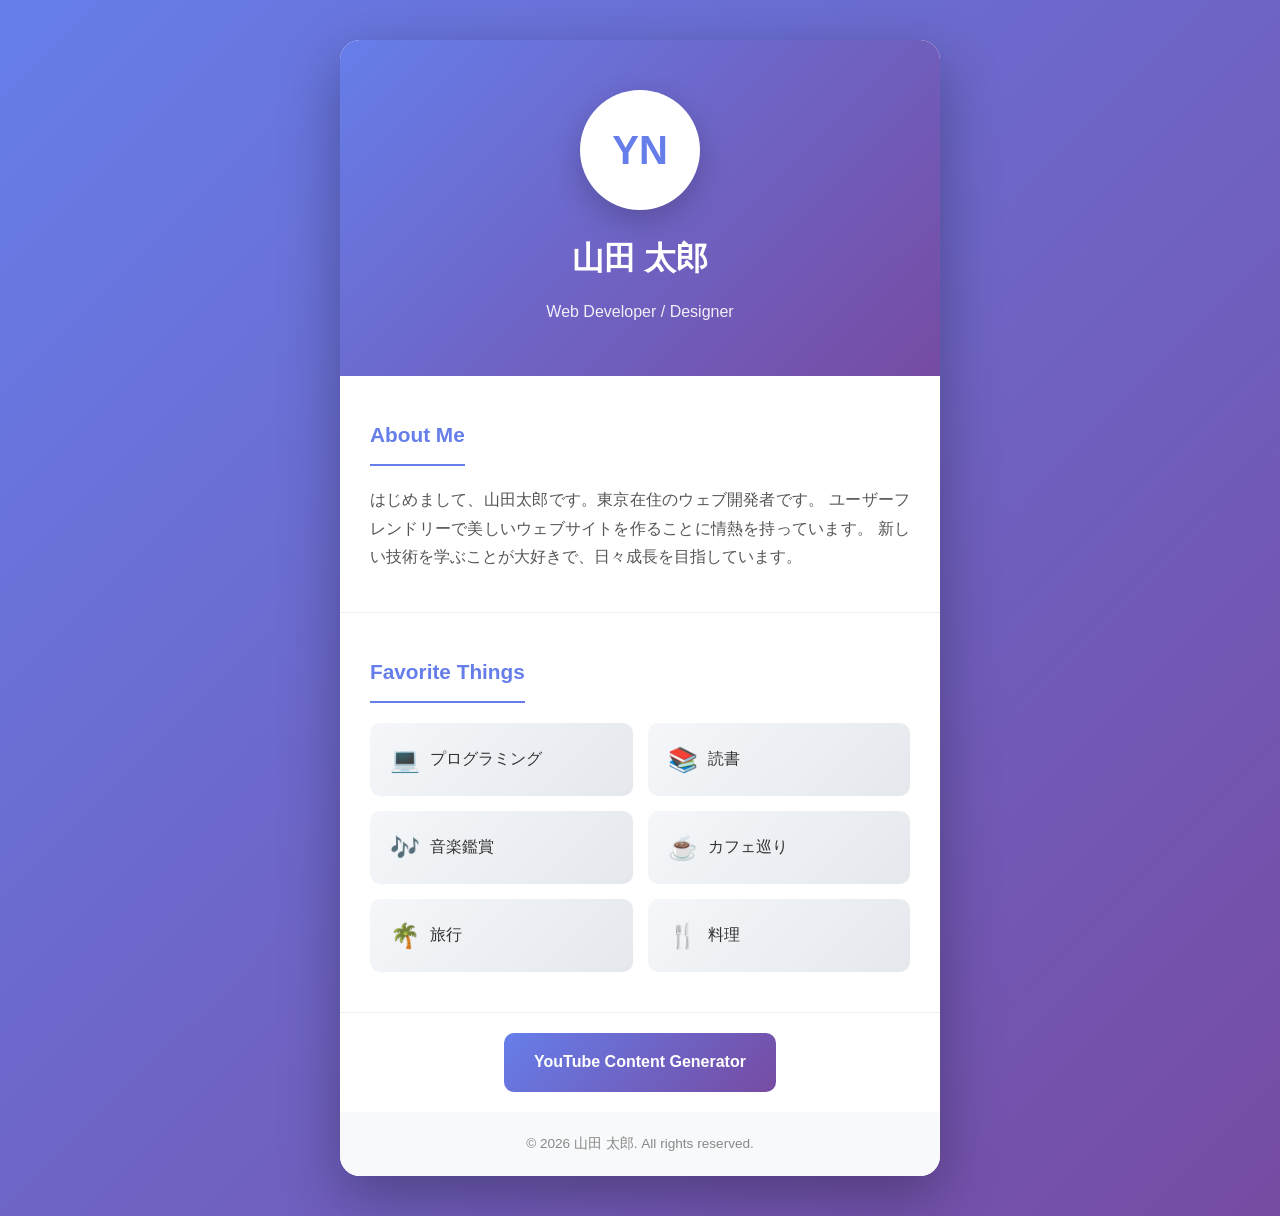
<file: index.html>
<!DOCTYPE html>
<html lang="ja">
<head>
    <meta charset="UTF-8">
    <meta name="viewport" content="width=device-width, initial-scale=1.0">
    <title>自己紹介 | My Profile</title>
    <link rel="stylesheet" href="style.css">
</head>
<body>
    <div class="container">
        <header>
            <div class="profile-image">
                <div class="avatar">YN</div>
            </div>
            <h1>山田 太郎</h1>
            <p class="subtitle">Web Developer / Designer</p>
        </header>

        <section class="about">
            <h2>About Me</h2>
            <p>
                はじめまして、山田太郎です。東京在住のウェブ開発者です。
                ユーザーフレンドリーで美しいウェブサイトを作ることに情熱を持っています。
                新しい技術を学ぶことが大好きで、日々成長を目指しています。
            </p>
        </section>

        <section class="favorites">
            <h2>Favorite Things</h2>
            <ul class="favorite-list">
                <li>
                    <span class="icon">&#128187;</span>
                    <span>プログラミング</span>
                </li>
                <li>
                    <span class="icon">&#128218;</span>
                    <span>読書</span>
                </li>
                <li>
                    <span class="icon">&#127926;</span>
                    <span>音楽鑑賞</span>
                </li>
                <li>
                    <span class="icon">&#9749;</span>
                    <span>カフェ巡り</span>
                </li>
                <li>
                    <span class="icon">&#127796;</span>
                    <span>旅行</span>
                </li>
                <li>
                    <span class="icon">&#127860;</span>
                    <span>料理</span>
                </li>
            </ul>
        </section>

        <section class="tool-link">
            <a href="tool.html" class="tool-button">YouTube Content Generator</a>
        </section>

        <footer>
            <p>&copy; 2026 山田 太郎. All rights reserved.</p>
        </footer>
    </div>
</body>
</html>
</file>
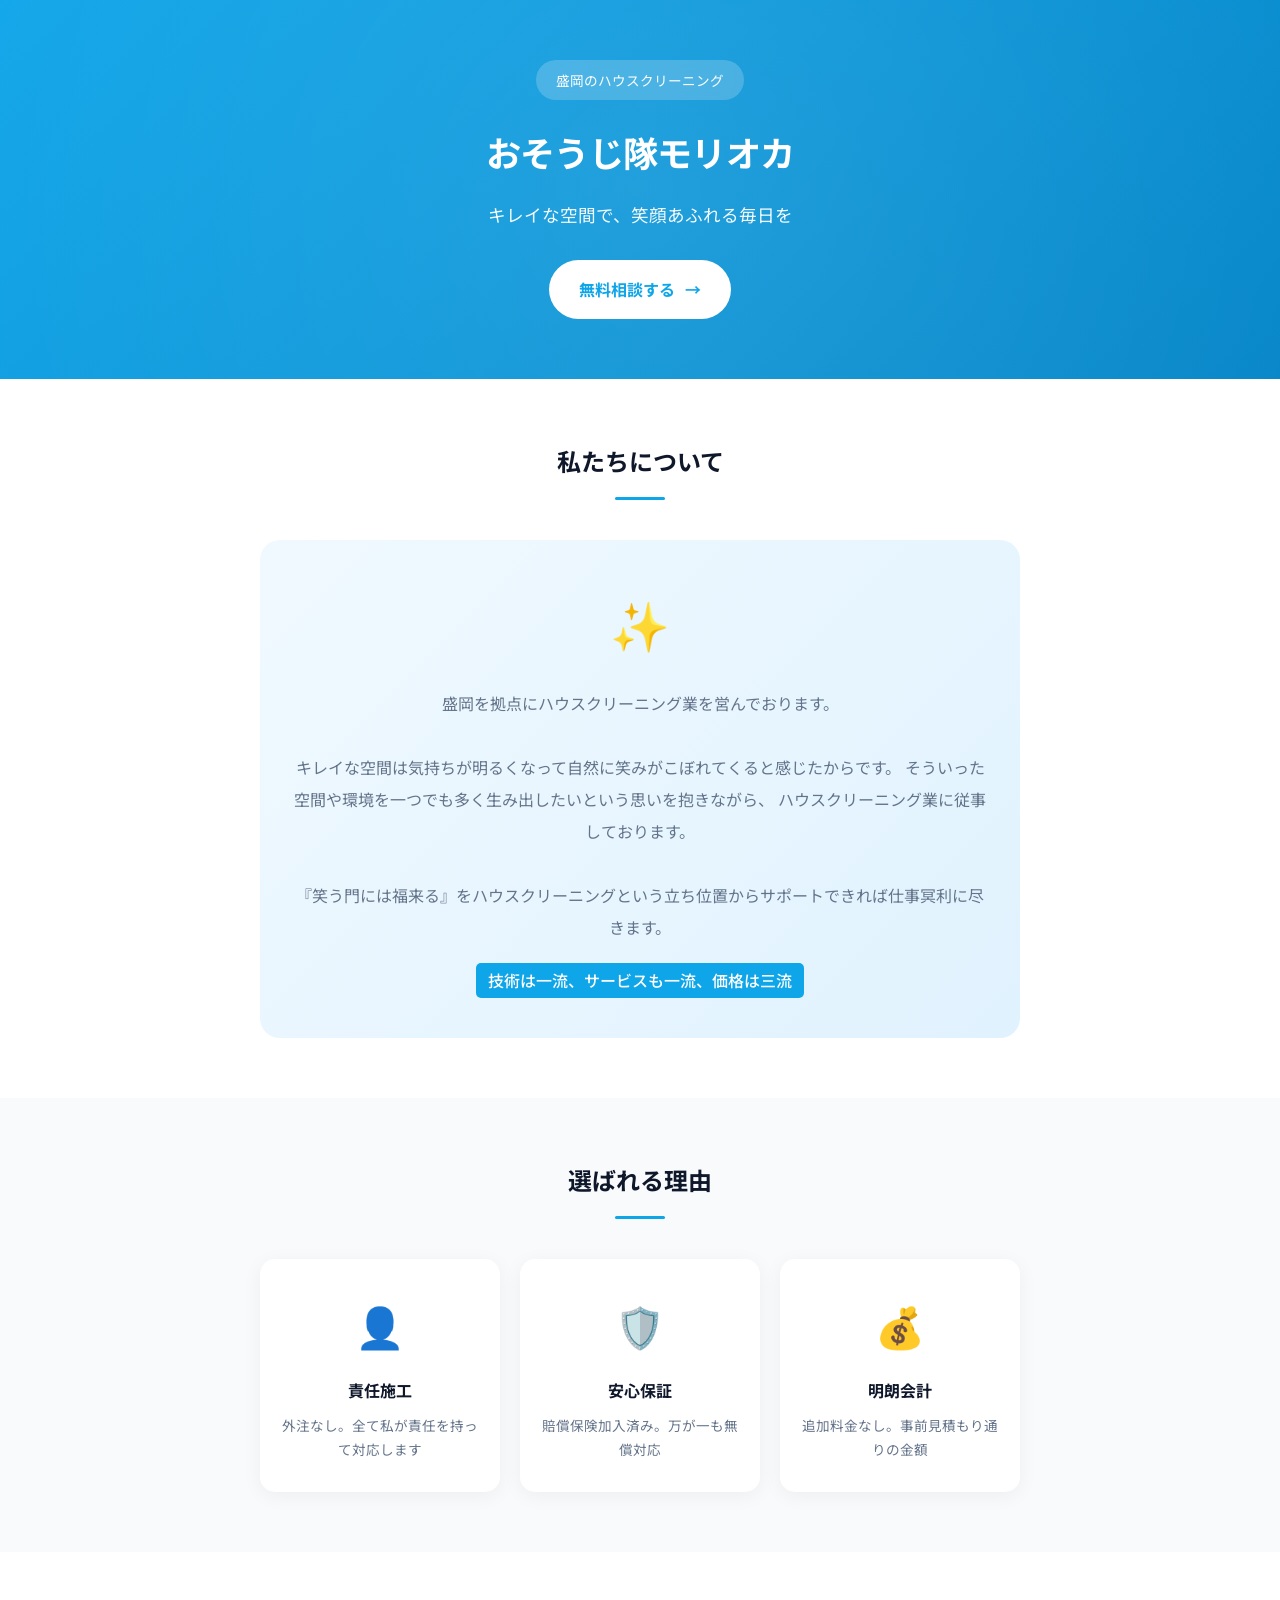
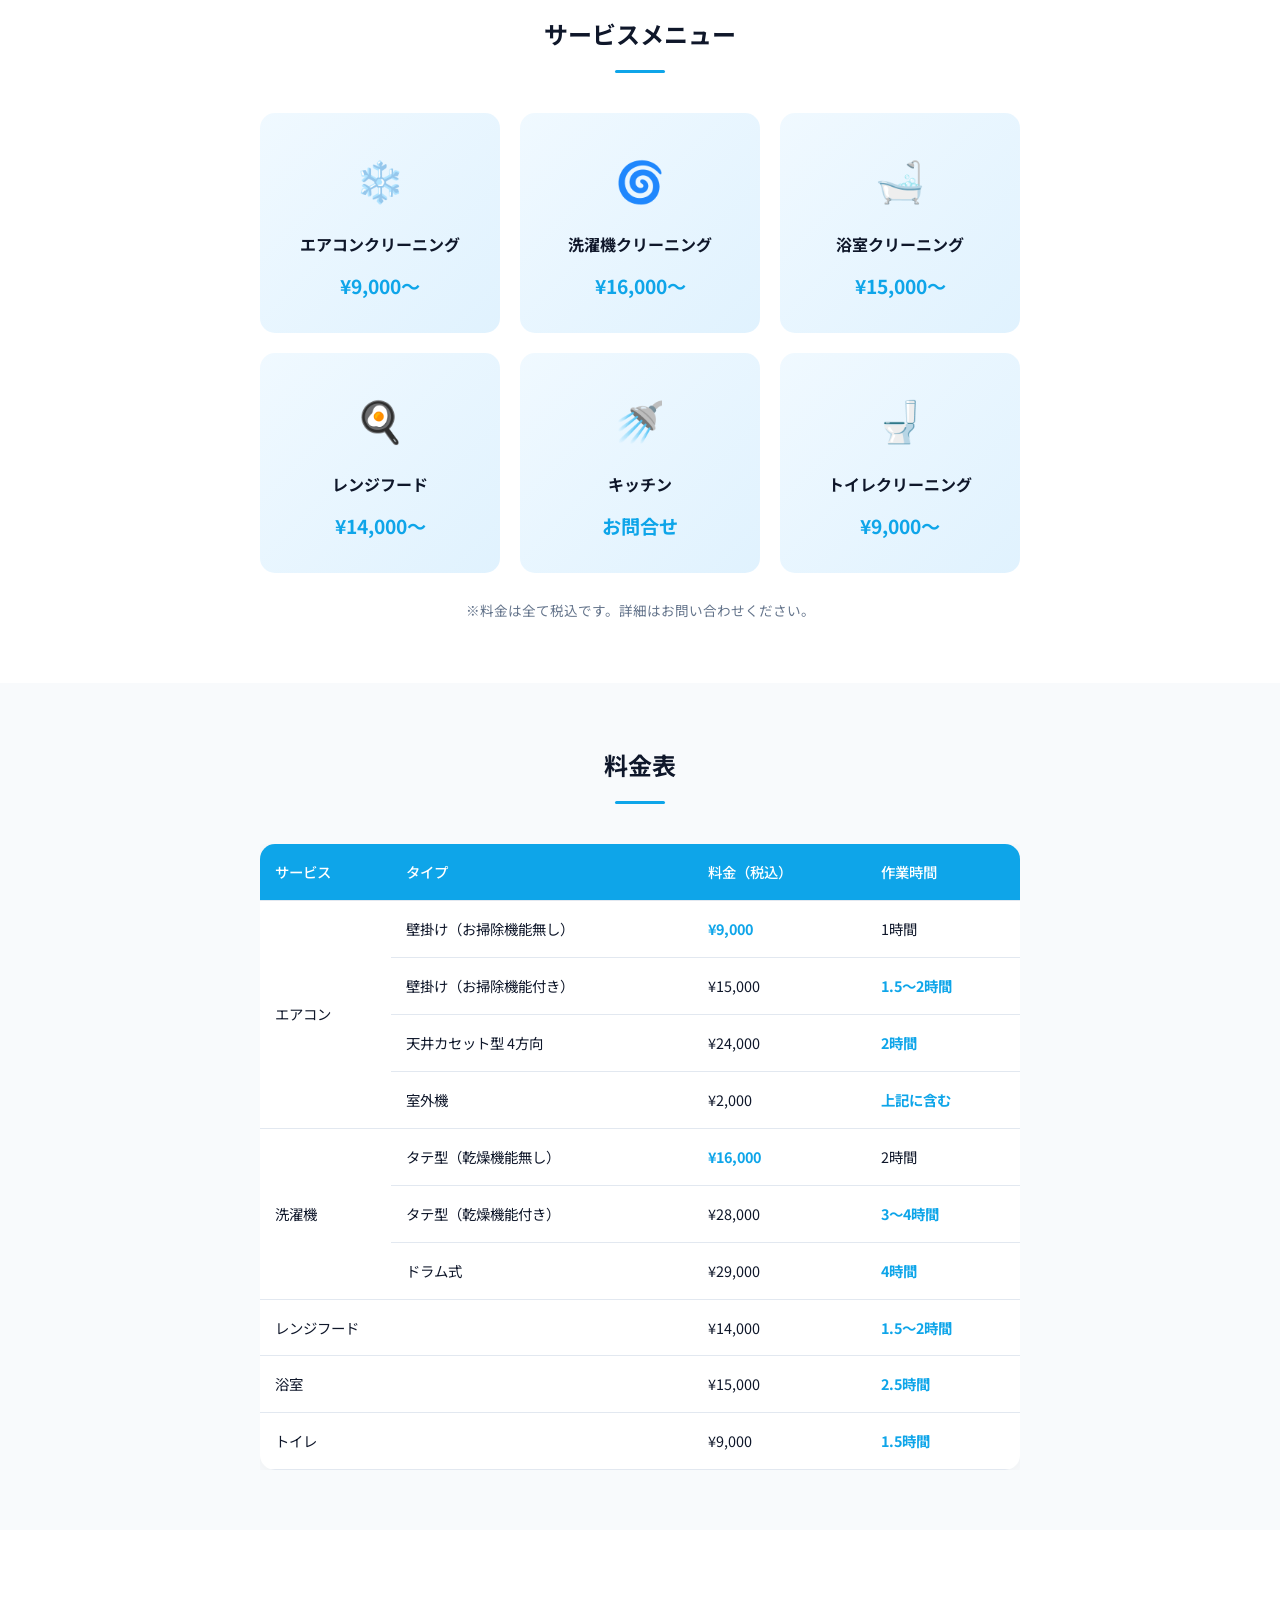
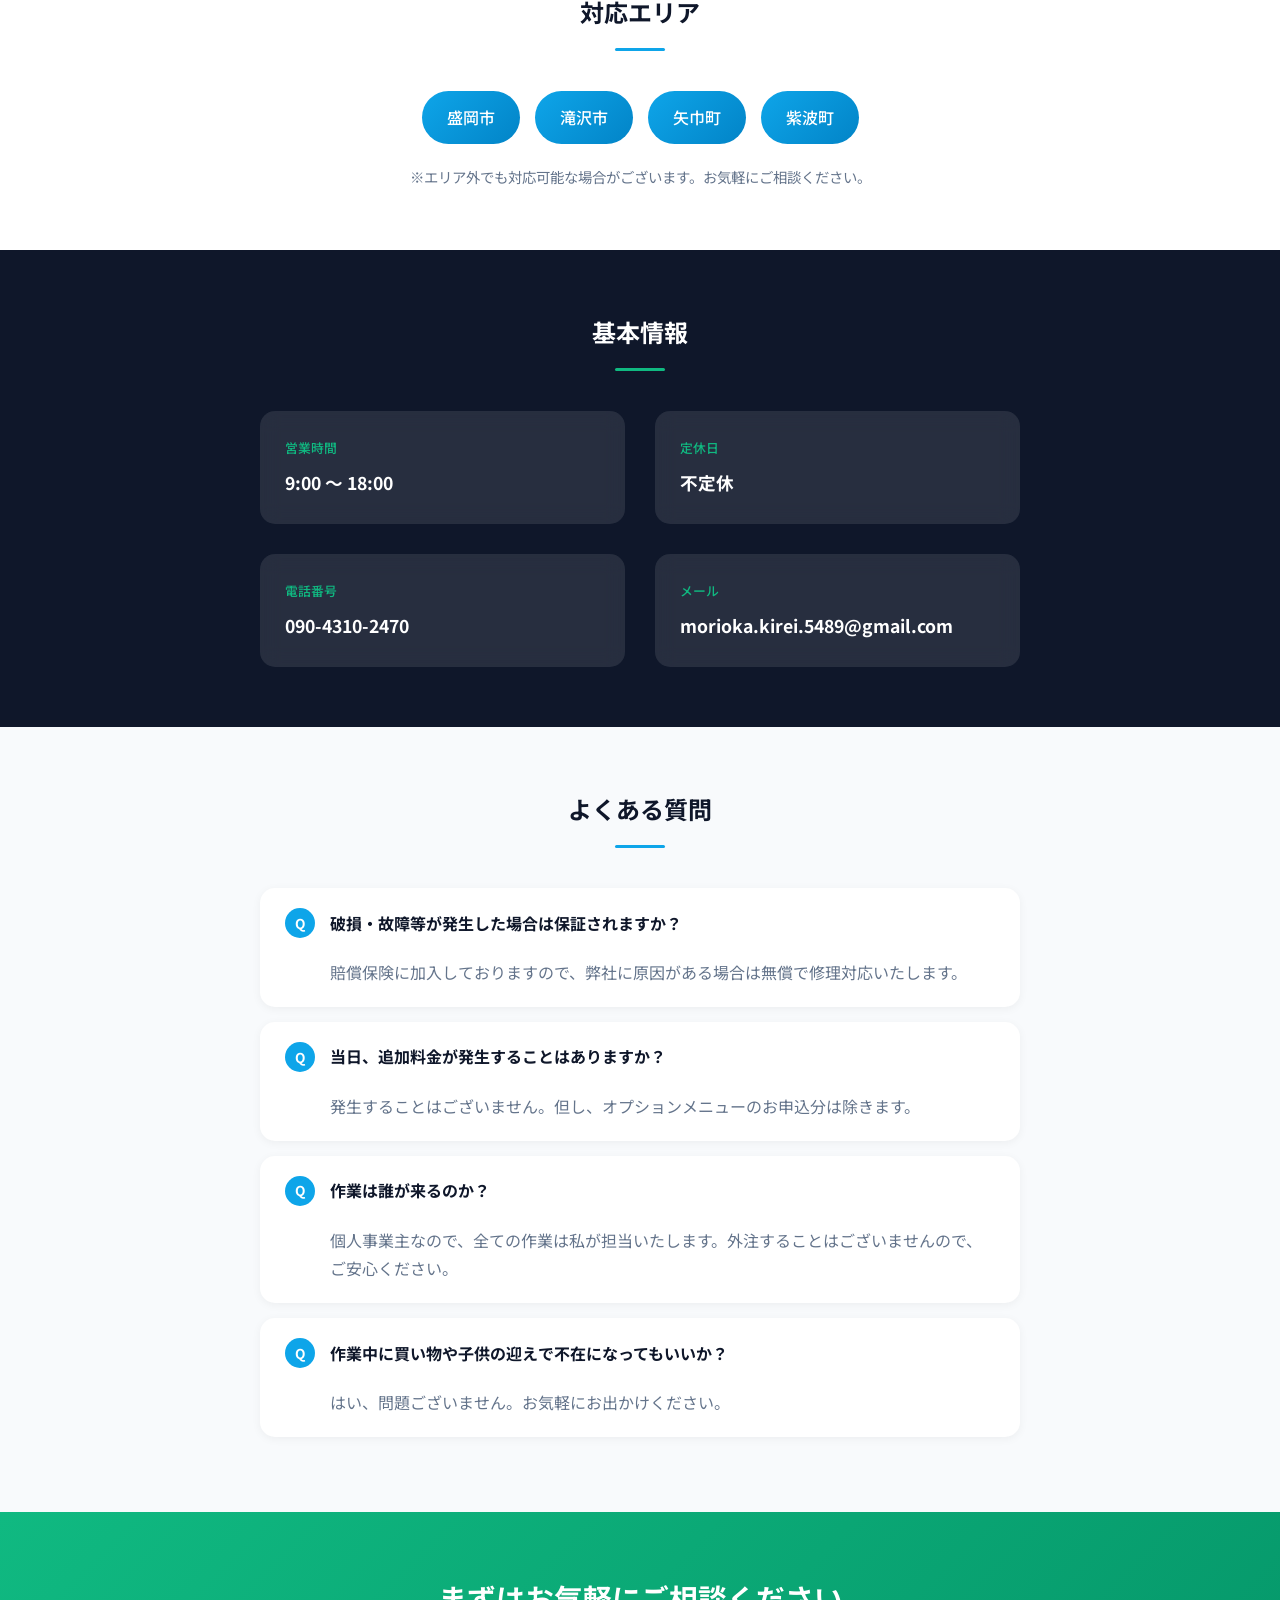
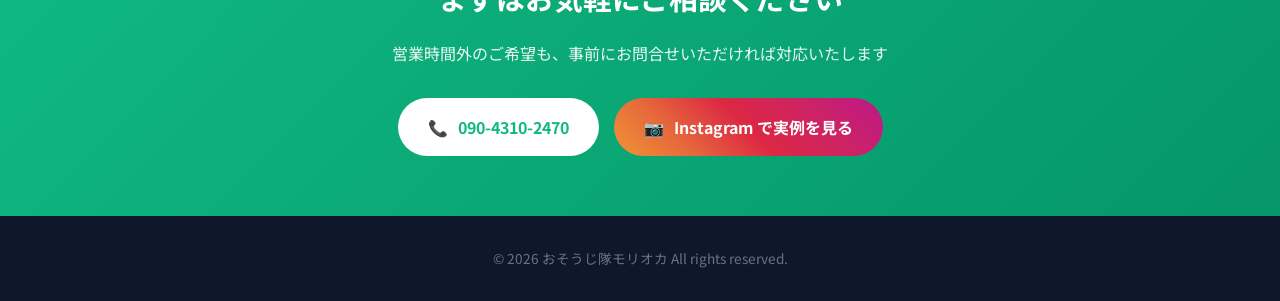
<file: cleaning.html>
<!DOCTYPE html>
<html lang="ja">
<head>
    <meta charset="UTF-8">
    <meta name="viewport" content="width=device-width, initial-scale=1.0">
    <title>おそうじ隊モリオカ | 盛岡のハウスクリーニング</title>
    <link rel="preconnect" href="https://fonts.googleapis.com">
    <link rel="preconnect" href="https://fonts.gstatic.com" crossorigin>
    <link href="https://fonts.googleapis.com/css2?family=Noto+Sans+JP:wght@400;500;700&display=swap" rel="stylesheet">
    <style>
        * {
            margin: 0;
            padding: 0;
            box-sizing: border-box;
        }

        :root {
            --primary: #0ea5e9;
            --primary-dark: #0284c7;
            --accent: #10b981;
            --dark: #0f172a;
            --gray: #64748b;
            --light: #f8fafc;
            --white: #ffffff;
        }

        body {
            font-family: 'Noto Sans JP', sans-serif;
            color: var(--dark);
            line-height: 1.8;
            background: var(--light);
        }

        /* Hero Section */
        .hero {
            background: linear-gradient(135deg, var(--primary) 0%, var(--primary-dark) 100%);
            color: var(--white);
            padding: 60px 20px;
            text-align: center;
            position: relative;
            overflow: hidden;
        }

        .hero::before {
            content: '';
            position: absolute;
            top: -50%;
            left: -50%;
            width: 200%;
            height: 200%;
            background: radial-gradient(circle, rgba(255,255,255,0.1) 0%, transparent 70%);
            animation: pulse 15s ease-in-out infinite;
        }

        @keyframes pulse {
            0%, 100% { transform: scale(1); }
            50% { transform: scale(1.1); }
        }

        .hero-content {
            position: relative;
            z-index: 1;
        }

        .hero-badge {
            display: inline-block;
            background: rgba(255,255,255,0.2);
            padding: 8px 20px;
            border-radius: 50px;
            font-size: 0.85rem;
            margin-bottom: 20px;
            backdrop-filter: blur(10px);
        }

        .hero h1 {
            font-size: 2.2rem;
            font-weight: 700;
            margin-bottom: 15px;
            letter-spacing: -0.02em;
        }

        .hero-tagline {
            font-size: 1.1rem;
            opacity: 0.95;
            margin-bottom: 30px;
        }

        .hero-cta {
            display: inline-flex;
            align-items: center;
            gap: 10px;
            background: var(--white);
            color: var(--primary);
            padding: 15px 30px;
            border-radius: 50px;
            text-decoration: none;
            font-weight: 700;
            transition: transform 0.3s, box-shadow 0.3s;
        }

        .hero-cta:hover {
            transform: translateY(-3px);
            box-shadow: 0 10px 30px rgba(0,0,0,0.2);
        }

        /* Container */
        .container {
            max-width: 800px;
            margin: 0 auto;
            padding: 0 20px;
        }

        /* Section */
        section {
            padding: 60px 0;
        }

        .section-title {
            font-size: 1.5rem;
            font-weight: 700;
            text-align: center;
            margin-bottom: 40px;
            position: relative;
        }

        .section-title::after {
            content: '';
            display: block;
            width: 50px;
            height: 3px;
            background: var(--primary);
            margin: 15px auto 0;
            border-radius: 2px;
        }

        /* About */
        .about {
            background: var(--white);
        }

        .about-card {
            background: linear-gradient(135deg, #f0f9ff 0%, #e0f2fe 100%);
            border-radius: 20px;
            padding: 40px 30px;
            text-align: center;
        }

        .about-icon {
            font-size: 3rem;
            margin-bottom: 20px;
        }

        .about-text {
            color: var(--gray);
            font-size: 1rem;
            line-height: 2;
        }

        .about-highlight {
            display: inline-block;
            background: var(--primary);
            color: var(--white);
            padding: 3px 12px;
            border-radius: 5px;
            font-weight: 500;
            margin-top: 20px;
        }

        /* Features */
        .features {
            background: var(--light);
        }

        .feature-grid {
            display: grid;
            grid-template-columns: repeat(3, 1fr);
            gap: 20px;
        }

        .feature-item {
            background: var(--white);
            padding: 30px 20px;
            border-radius: 15px;
            text-align: center;
            box-shadow: 0 4px 20px rgba(0,0,0,0.05);
            transition: transform 0.3s;
        }

        .feature-item:hover {
            transform: translateY(-5px);
        }

        .feature-icon {
            font-size: 2.5rem;
            margin-bottom: 15px;
        }

        .feature-title {
            font-weight: 700;
            margin-bottom: 8px;
            font-size: 1rem;
        }

        .feature-desc {
            font-size: 0.85rem;
            color: var(--gray);
        }

        /* Services */
        .services {
            background: var(--white);
        }

        .service-grid {
            display: grid;
            grid-template-columns: repeat(3, 1fr);
            gap: 20px;
        }

        .service-item {
            background: linear-gradient(135deg, #f0f9ff 0%, #e0f2fe 100%);
            padding: 30px 20px;
            border-radius: 15px;
            text-align: center;
            transition: transform 0.3s;
        }

        .service-item:hover {
            transform: translateY(-5px);
        }

        .service-icon {
            font-size: 2.5rem;
            margin-bottom: 15px;
        }

        .service-name {
            font-weight: 700;
            margin-bottom: 10px;
        }

        .service-price {
            color: var(--primary);
            font-weight: 700;
            font-size: 1.2rem;
        }

        .service-note {
            text-align: center;
            margin-top: 25px;
            color: var(--gray);
            font-size: 0.85rem;
        }

        /* Price Table */
        .price {
            background: var(--light);
        }

        .price-table-wrapper {
            overflow-x: auto;
        }

        .price-table {
            width: 100%;
            border-collapse: collapse;
            background: var(--white);
            border-radius: 15px;
            overflow: hidden;
            box-shadow: 0 4px 20px rgba(0,0,0,0.05);
        }

        .price-table th,
        .price-table td {
            padding: 15px;
            text-align: left;
            border-bottom: 1px solid #e2e8f0;
        }

        .price-table th {
            background: var(--primary);
            color: var(--white);
            font-weight: 500;
            font-size: 0.9rem;
        }

        .price-table td {
            font-size: 0.9rem;
        }

        .price-table tbody tr:hover {
            background: #f8fafc;
        }

        .price-table td:nth-child(3) {
            font-weight: 700;
            color: var(--primary);
        }

        /* Area */
        .area {
            background: var(--white);
        }

        .area-list {
            display: flex;
            flex-wrap: wrap;
            justify-content: center;
            gap: 15px;
        }

        .area-tag {
            background: linear-gradient(135deg, var(--primary) 0%, var(--primary-dark) 100%);
            color: var(--white);
            padding: 12px 25px;
            border-radius: 50px;
            font-weight: 500;
        }

        .area-note {
            text-align: center;
            margin-top: 20px;
            color: var(--gray);
            font-size: 0.9rem;
        }

        /* Info */
        .info {
            background: var(--dark);
            color: var(--white);
        }

        .info .section-title {
            color: var(--white);
        }

        .info .section-title::after {
            background: var(--accent);
        }

        .info-grid {
            display: grid;
            grid-template-columns: repeat(2, 1fr);
            gap: 30px;
        }

        .info-card {
            background: rgba(255,255,255,0.1);
            padding: 25px;
            border-radius: 15px;
            backdrop-filter: blur(10px);
        }

        .info-label {
            font-size: 0.8rem;
            color: var(--accent);
            margin-bottom: 8px;
            font-weight: 500;
        }

        .info-value {
            font-size: 1.1rem;
            font-weight: 700;
        }

        .info-value a {
            color: var(--white);
            text-decoration: none;
        }

        /* FAQ */
        .faq {
            background: var(--light);
        }

        .faq-item {
            background: var(--white);
            border-radius: 15px;
            margin-bottom: 15px;
            overflow: hidden;
            box-shadow: 0 2px 10px rgba(0,0,0,0.05);
        }

        .faq-question {
            padding: 20px 25px;
            font-weight: 700;
            display: flex;
            align-items: center;
            gap: 15px;
            cursor: pointer;
        }

        .faq-q {
            background: var(--primary);
            color: var(--white);
            width: 30px;
            height: 30px;
            border-radius: 50%;
            display: flex;
            align-items: center;
            justify-content: center;
            font-size: 0.85rem;
            flex-shrink: 0;
        }

        .faq-answer {
            padding: 0 25px 20px 70px;
            color: var(--gray);
        }

        /* CTA */
        .cta {
            background: linear-gradient(135deg, var(--accent) 0%, #059669 100%);
            color: var(--white);
            text-align: center;
            padding: 60px 20px;
        }

        .cta h2 {
            font-size: 1.8rem;
            margin-bottom: 15px;
        }

        .cta p {
            opacity: 0.9;
            margin-bottom: 30px;
        }

        .cta-buttons {
            display: flex;
            flex-wrap: wrap;
            justify-content: center;
            gap: 15px;
        }

        .cta-btn {
            display: inline-flex;
            align-items: center;
            gap: 10px;
            padding: 15px 30px;
            border-radius: 50px;
            text-decoration: none;
            font-weight: 700;
            transition: transform 0.3s;
        }

        .cta-btn:hover {
            transform: translateY(-3px);
        }

        .cta-btn.phone {
            background: var(--white);
            color: var(--accent);
        }

        .cta-btn.instagram {
            background: linear-gradient(45deg, #f09433, #e6683c, #dc2743, #cc2366, #bc1888);
            color: var(--white);
        }

        /* Footer */
        footer {
            background: var(--dark);
            color: var(--gray);
            text-align: center;
            padding: 30px 20px;
            font-size: 0.85rem;
        }

        /* Responsive */
        @media (max-width: 600px) {
            .hero h1 {
                font-size: 1.8rem;
            }

            .feature-grid {
                grid-template-columns: 1fr;
            }

            .service-grid {
                grid-template-columns: repeat(2, 1fr);
            }

            .price-table {
                font-size: 0.8rem;
            }

            .price-table th,
            .price-table td {
                padding: 10px 8px;
            }

            .info-grid {
                grid-template-columns: 1fr;
            }

            .cta-buttons {
                flex-direction: column;
            }

            .cta-btn {
                width: 100%;
                justify-content: center;
            }
        }
    </style>
</head>
<body>
    <!-- Hero -->
    <section class="hero">
        <div class="hero-content">
            <span class="hero-badge">盛岡のハウスクリーニング</span>
            <h1>おそうじ隊モリオカ</h1>
            <p class="hero-tagline">キレイな空間で、笑顔あふれる毎日を</p>
            <a href="tel:09043102470" class="hero-cta">
                <span>無料相談する</span>
                <span>→</span>
            </a>
        </div>
    </section>

    <!-- About -->
    <section class="about">
        <div class="container">
            <h2 class="section-title">私たちについて</h2>
            <div class="about-card">
                <div class="about-icon">✨</div>
                <p class="about-text">
                    盛岡を拠点にハウスクリーニング業を営んでおります。<br><br>
                    キレイな空間は気持ちが明るくなって自然に笑みがこぼれてくると感じたからです。
                    そういった空間や環境を一つでも多く生み出したいという思いを抱きながら、
                    ハウスクリーニング業に従事しております。<br><br>
                    『笑う門には福来る』をハウスクリーニングという立ち位置からサポートできれば仕事冥利に尽きます。
                </p>
                <span class="about-highlight">技術は一流、サービスも一流、価格は三流</span>
            </div>
        </div>
    </section>

    <!-- Features -->
    <section class="features">
        <div class="container">
            <h2 class="section-title">選ばれる理由</h2>
            <div class="feature-grid">
                <div class="feature-item">
                    <div class="feature-icon">👤</div>
                    <div class="feature-title">責任施工</div>
                    <div class="feature-desc">外注なし。全て私が責任を持って対応します</div>
                </div>
                <div class="feature-item">
                    <div class="feature-icon">🛡️</div>
                    <div class="feature-title">安心保証</div>
                    <div class="feature-desc">賠償保険加入済み。万が一も無償対応</div>
                </div>
                <div class="feature-item">
                    <div class="feature-icon">💰</div>
                    <div class="feature-title">明朗会計</div>
                    <div class="feature-desc">追加料金なし。事前見積もり通りの金額</div>
                </div>
            </div>
        </div>
    </section>

    <!-- Services -->
    <section class="services">
        <div class="container">
            <h2 class="section-title">サービスメニュー</h2>
            <div class="service-grid">
                <div class="service-item">
                    <div class="service-icon">❄️</div>
                    <div class="service-name">エアコンクリーニング</div>
                    <div class="service-price">¥9,000〜</div>
                </div>
                <div class="service-item">
                    <div class="service-icon">🌀</div>
                    <div class="service-name">洗濯機クリーニング</div>
                    <div class="service-price">¥16,000〜</div>
                </div>
                <div class="service-item">
                    <div class="service-icon">🛁</div>
                    <div class="service-name">浴室クリーニング</div>
                    <div class="service-price">¥15,000〜</div>
                </div>
                <div class="service-item">
                    <div class="service-icon">🍳</div>
                    <div class="service-name">レンジフード</div>
                    <div class="service-price">¥14,000〜</div>
                </div>
                <div class="service-item">
                    <div class="service-icon">🚿</div>
                    <div class="service-name">キッチン</div>
                    <div class="service-price">お問合せ</div>
                </div>
                <div class="service-item">
                    <div class="service-icon">🚽</div>
                    <div class="service-name">トイレクリーニング</div>
                    <div class="service-price">¥9,000〜</div>
                </div>
            </div>
            <p class="service-note">※料金は全て税込です。詳細はお問い合わせください。</p>
        </div>
    </section>

    <!-- Price Table -->
    <section class="price">
        <div class="container">
            <h2 class="section-title">料金表</h2>
            <div class="price-table-wrapper">
                <table class="price-table">
                    <thead>
                        <tr>
                            <th>サービス</th>
                            <th>タイプ</th>
                            <th>料金（税込）</th>
                            <th>作業時間</th>
                        </tr>
                    </thead>
                    <tbody>
                        <tr>
                            <td rowspan="4">エアコン</td>
                            <td>壁掛け（お掃除機能無し）</td>
                            <td>¥9,000</td>
                            <td>1時間</td>
                        </tr>
                        <tr>
                            <td>壁掛け（お掃除機能付き）</td>
                            <td>¥15,000</td>
                            <td>1.5〜2時間</td>
                        </tr>
                        <tr>
                            <td>天井カセット型 4方向</td>
                            <td>¥24,000</td>
                            <td>2時間</td>
                        </tr>
                        <tr>
                            <td>室外機</td>
                            <td>¥2,000</td>
                            <td>上記に含む</td>
                        </tr>
                        <tr>
                            <td rowspan="3">洗濯機</td>
                            <td>タテ型（乾燥機能無し）</td>
                            <td>¥16,000</td>
                            <td>2時間</td>
                        </tr>
                        <tr>
                            <td>タテ型（乾燥機能付き）</td>
                            <td>¥28,000</td>
                            <td>3〜4時間</td>
                        </tr>
                        <tr>
                            <td>ドラム式</td>
                            <td>¥29,000</td>
                            <td>4時間</td>
                        </tr>
                        <tr>
                            <td colspan="2">レンジフード</td>
                            <td>¥14,000</td>
                            <td>1.5〜2時間</td>
                        </tr>
                        <tr>
                            <td colspan="2">浴室</td>
                            <td>¥15,000</td>
                            <td>2.5時間</td>
                        </tr>
                        <tr>
                            <td colspan="2">トイレ</td>
                            <td>¥9,000</td>
                            <td>1.5時間</td>
                        </tr>
                    </tbody>
                </table>
            </div>
        </div>
    </section>

    <!-- Area -->
    <section class="area">
        <div class="container">
            <h2 class="section-title">対応エリア</h2>
            <div class="area-list">
                <span class="area-tag">盛岡市</span>
                <span class="area-tag">滝沢市</span>
                <span class="area-tag">矢巾町</span>
                <span class="area-tag">紫波町</span>
            </div>
            <p class="area-note">※エリア外でも対応可能な場合がございます。お気軽にご相談ください。</p>
        </div>
    </section>

    <!-- Info -->
    <section class="info">
        <div class="container">
            <h2 class="section-title">基本情報</h2>
            <div class="info-grid">
                <div class="info-card">
                    <div class="info-label">営業時間</div>
                    <div class="info-value">9:00 〜 18:00</div>
                </div>
                <div class="info-card">
                    <div class="info-label">定休日</div>
                    <div class="info-value">不定休</div>
                </div>
                <div class="info-card">
                    <div class="info-label">電話番号</div>
                    <div class="info-value"><a href="tel:09043102470">090-4310-2470</a></div>
                </div>
                <div class="info-card">
                    <div class="info-label">メール</div>
                    <div class="info-value"><a href="mailto:morioka.kirei.5489@gmail.com">morioka.kirei.5489@gmail.com</a></div>
                </div>
            </div>
        </div>
    </section>

    <!-- FAQ -->
    <section class="faq">
        <div class="container">
            <h2 class="section-title">よくある質問</h2>

            <div class="faq-item">
                <div class="faq-question">
                    <span class="faq-q">Q</span>
                    <span>破損・故障等が発生した場合は保証されますか？</span>
                </div>
                <div class="faq-answer">
                    賠償保険に加入しておりますので、弊社に原因がある場合は無償で修理対応いたします。
                </div>
            </div>

            <div class="faq-item">
                <div class="faq-question">
                    <span class="faq-q">Q</span>
                    <span>当日、追加料金が発生することはありますか？</span>
                </div>
                <div class="faq-answer">
                    発生することはございません。但し、オプションメニューのお申込分は除きます。
                </div>
            </div>

            <div class="faq-item">
                <div class="faq-question">
                    <span class="faq-q">Q</span>
                    <span>作業は誰が来るのか？</span>
                </div>
                <div class="faq-answer">
                    個人事業主なので、全ての作業は私が担当いたします。外注することはございませんので、ご安心ください。
                </div>
            </div>

            <div class="faq-item">
                <div class="faq-question">
                    <span class="faq-q">Q</span>
                    <span>作業中に買い物や子供の迎えで不在になってもいいか？</span>
                </div>
                <div class="faq-answer">
                    はい、問題ございません。お気軽にお出かけください。
                </div>
            </div>
        </div>
    </section>

    <!-- CTA -->
    <section class="cta">
        <h2>まずはお気軽にご相談ください</h2>
        <p>営業時間外のご希望も、事前にお問合せいただければ対応いたします</p>
        <div class="cta-buttons">
            <a href="tel:09043102470" class="cta-btn phone">
                <span>📞</span>
                <span>090-4310-2470</span>
            </a>
            <a href="https://instagram.com/kirei5489" class="cta-btn instagram" target="_blank">
                <span>📷</span>
                <span>Instagram で実例を見る</span>
            </a>
        </div>
    </section>

    <!-- Footer -->
    <footer>
        <p>&copy; 2026 おそうじ隊モリオカ All rights reserved.</p>
    </footer>
</body>
</html>
</file>
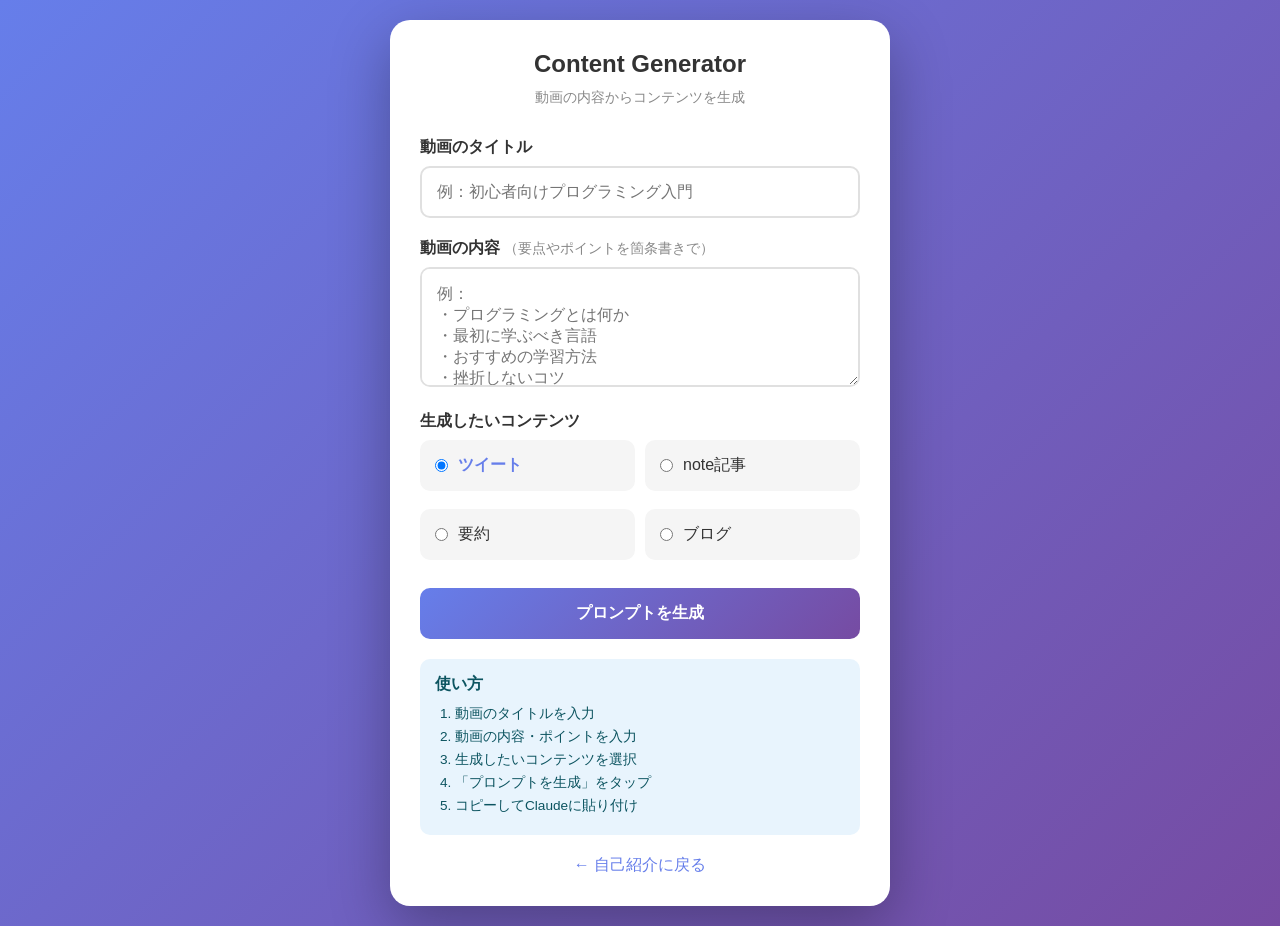
<file: tool.html>
<!DOCTYPE html>
<html lang="ja">
<head>
    <meta charset="UTF-8">
    <meta name="viewport" content="width=device-width, initial-scale=1.0">
    <title>YouTube to Content Generator</title>
    <style>
        * {
            margin: 0;
            padding: 0;
            box-sizing: border-box;
        }

        body {
            font-family: 'Helvetica Neue', Arial, 'Hiragino Kaku Gothic ProN', sans-serif;
            background: linear-gradient(135deg, #667eea 0%, #764ba2 100%);
            min-height: 100vh;
            padding: 20px;
        }

        .container {
            max-width: 500px;
            margin: 0 auto;
            background: white;
            border-radius: 20px;
            box-shadow: 0 20px 60px rgba(0, 0, 0, 0.3);
            padding: 30px;
        }

        h1 {
            text-align: center;
            color: #333;
            margin-bottom: 10px;
            font-size: 1.5rem;
        }

        .subtitle {
            text-align: center;
            color: #888;
            margin-bottom: 30px;
            font-size: 0.9rem;
        }

        label {
            display: block;
            margin-bottom: 8px;
            color: #333;
            font-weight: bold;
        }

        .label-hint {
            font-weight: normal;
            color: #888;
            font-size: 0.85rem;
        }

        input[type="text"], textarea {
            width: 100%;
            padding: 15px;
            border: 2px solid #e0e0e0;
            border-radius: 10px;
            font-size: 1rem;
            margin-bottom: 20px;
            transition: border-color 0.3s;
            font-family: inherit;
        }

        textarea {
            min-height: 120px;
            resize: vertical;
        }

        input[type="text"]:focus, textarea:focus {
            outline: none;
            border-color: #667eea;
        }

        .content-type {
            display: grid;
            grid-template-columns: 1fr 1fr;
            gap: 10px;
            margin-bottom: 20px;
        }

        .content-type label {
            display: flex;
            align-items: center;
            padding: 15px;
            background: #f5f5f5;
            border-radius: 10px;
            cursor: pointer;
            transition: all 0.3s;
            font-weight: normal;
        }

        .content-type label:hover {
            background: #e8e8e8;
        }

        .content-type input[type="radio"] {
            margin-right: 10px;
        }

        .content-type input[type="radio"]:checked + span {
            color: #667eea;
            font-weight: bold;
        }

        .btn {
            width: 100%;
            padding: 15px;
            background: linear-gradient(135deg, #667eea 0%, #764ba2 100%);
            color: white;
            border: none;
            border-radius: 10px;
            font-size: 1rem;
            font-weight: bold;
            cursor: pointer;
            transition: transform 0.3s, box-shadow 0.3s;
        }

        .btn:hover {
            transform: translateY(-2px);
            box-shadow: 0 5px 20px rgba(102, 126, 234, 0.4);
        }

        .btn:active {
            transform: translateY(0);
        }

        .output {
            margin-top: 20px;
            padding: 20px;
            background: #f8f9fa;
            border-radius: 10px;
            display: none;
        }

        .output.show {
            display: block;
        }

        .output-label {
            font-size: 0.85rem;
            color: #888;
            margin-bottom: 10px;
        }

        .output-text {
            background: white;
            padding: 15px;
            border-radius: 8px;
            border: 1px solid #e0e0e0;
            font-size: 0.9rem;
            line-height: 1.6;
            color: #333;
            white-space: pre-wrap;
            word-break: break-all;
        }

        .copy-btn {
            margin-top: 15px;
            padding: 12px 20px;
            background: #28a745;
            color: white;
            border: none;
            border-radius: 8px;
            font-size: 0.9rem;
            cursor: pointer;
            width: 100%;
        }

        .copy-btn:hover {
            background: #218838;
        }

        .copy-btn.copied {
            background: #6c757d;
        }

        .steps {
            margin-top: 20px;
            padding: 15px;
            background: #e8f4fd;
            border-radius: 10px;
            font-size: 0.85rem;
            color: #0c5460;
        }

        .steps h3 {
            margin-bottom: 10px;
        }

        .steps ol {
            padding-left: 20px;
        }

        .steps li {
            margin-bottom: 5px;
        }

        .back-link {
            display: block;
            text-align: center;
            margin-top: 20px;
            color: #667eea;
            text-decoration: none;
        }
    </style>
</head>
<body>
    <div class="container">
        <h1>Content Generator</h1>
        <p class="subtitle">動画の内容からコンテンツを生成</p>

        <label for="video-title">動画のタイトル</label>
        <input type="text" id="video-title" placeholder="例：初心者向けプログラミング入門">

        <label for="video-content">
            動画の内容
            <span class="label-hint">（要点やポイントを箇条書きで）</span>
        </label>
        <textarea id="video-content" placeholder="例：
・プログラミングとは何か
・最初に学ぶべき言語
・おすすめの学習方法
・挫折しないコツ"></textarea>

        <label>生成したいコンテンツ</label>
        <div class="content-type">
            <label>
                <input type="radio" name="content" value="tweet" checked>
                <span>ツイート</span>
            </label>
            <label>
                <input type="radio" name="content" value="note">
                <span>note記事</span>
            </label>
            <label>
                <input type="radio" name="content" value="summary">
                <span>要約</span>
            </label>
            <label>
                <input type="radio" name="content" value="blog">
                <span>ブログ</span>
            </label>
        </div>

        <button class="btn" onclick="generatePrompt()">プロンプトを生成</button>

        <div class="output" id="output">
            <p class="output-label">以下のプロンプトをClaudeにコピペしてください：</p>
            <div class="output-text" id="output-text"></div>
            <button class="copy-btn" onclick="copyToClipboard()">クリップボードにコピー</button>
        </div>

        <div class="steps">
            <h3>使い方</h3>
            <ol>
                <li>動画のタイトルを入力</li>
                <li>動画の内容・ポイントを入力</li>
                <li>生成したいコンテンツを選択</li>
                <li>「プロンプトを生成」をタップ</li>
                <li>コピーしてClaudeに貼り付け</li>
            </ol>
        </div>

        <a href="index.html" class="back-link">← 自己紹介に戻る</a>
    </div>

    <script>
        function generatePrompt() {
            const title = document.getElementById('video-title').value;
            const content = document.getElementById('video-content').value;
            const contentType = document.querySelector('input[name="content"]:checked').value;

            if (!title || !content) {
                alert('タイトルと内容を入力してください');
                return;
            }

            const prompts = {
                tweet: `以下の動画の内容をもとに、魅力的なツイート（140文字以内）を3パターン作成してください。ハッシュタグも含めてください。

【動画タイトル】
${title}

【動画の内容】
${content}

視聴者が興味を持つような、拡散されやすいツイートをお願いします。`,

                note: `以下の動画の内容をもとに、note記事を作成してください。

【動画タイトル】
${title}

【動画の内容】
${content}

以下の構成でお願いします：
- キャッチーなタイトル
- 導入文（この動画を見たきっかけ）
- 動画の要点（3〜5つ）
- 自分の感想・学び
- まとめ

読みやすく、親しみやすい文体でお願いします。`,

                summary: `以下の動画の内容を要約してください。

【動画タイトル】
${title}

【動画の内容】
${content}

以下の形式でお願いします：
- 概要（2〜3行）
- 主要なポイント（箇条書きで5つ程度）
- 結論・メッセージ

簡潔で分かりやすくまとめてください。`,

                blog: `以下の動画の内容をもとに、ブログ記事を作成してください。

【動画タイトル】
${title}

【動画の内容】
${content}

以下の構成でお願いします：
- SEOを意識したタイトル
- 導入（この動画を紹介する理由）
- 動画の内容詳細
- 重要なポイントの解説
- まとめと感想

2000文字程度でお願いします。`
            };

            document.getElementById('output-text').textContent = prompts[contentType];
            document.getElementById('output').classList.add('show');
        }

        function copyToClipboard() {
            const text = document.getElementById('output-text').textContent;
            navigator.clipboard.writeText(text).then(() => {
                const btn = document.querySelector('.copy-btn');
                btn.textContent = 'コピーしました！';
                btn.classList.add('copied');
                setTimeout(() => {
                    btn.textContent = 'クリップボードにコピー';
                    btn.classList.remove('copied');
                }, 2000);
            });
        }
    </script>
</body>
</html>
</file>
<file: style.css>
* {
    margin: 0;
    padding: 0;
    box-sizing: border-box;
}

body {
    font-family: 'Helvetica Neue', Arial, 'Hiragino Kaku Gothic ProN', 'Hiragino Sans', Meiryo, sans-serif;
    background: linear-gradient(135deg, #667eea 0%, #764ba2 100%);
    min-height: 100vh;
    padding: 40px 20px;
    line-height: 1.8;
    color: #333;
}

.container {
    max-width: 600px;
    margin: 0 auto;
    background: white;
    border-radius: 20px;
    box-shadow: 0 20px 60px rgba(0, 0, 0, 0.3);
    overflow: hidden;
}

header {
    background: linear-gradient(135deg, #667eea 0%, #764ba2 100%);
    color: white;
    padding: 50px 30px;
    text-align: center;
}

.profile-image {
    margin-bottom: 20px;
}

.avatar {
    width: 120px;
    height: 120px;
    background: white;
    border-radius: 50%;
    margin: 0 auto;
    display: flex;
    align-items: center;
    justify-content: center;
    font-size: 40px;
    font-weight: bold;
    color: #667eea;
    box-shadow: 0 10px 30px rgba(0, 0, 0, 0.2);
}

h1 {
    font-size: 2rem;
    margin-bottom: 10px;
    font-weight: 600;
}

.subtitle {
    font-size: 1rem;
    opacity: 0.9;
}

section {
    padding: 40px 30px;
}

section.about {
    border-bottom: 1px solid #eee;
}

h2 {
    font-size: 1.3rem;
    color: #667eea;
    margin-bottom: 20px;
    padding-bottom: 10px;
    border-bottom: 2px solid #667eea;
    display: inline-block;
}

.about p {
    color: #555;
    text-align: justify;
}

.favorite-list {
    list-style: none;
    display: grid;
    grid-template-columns: repeat(2, 1fr);
    gap: 15px;
}

.favorite-list li {
    background: linear-gradient(135deg, #f5f7fa 0%, #e4e8ec 100%);
    padding: 15px 20px;
    border-radius: 10px;
    display: flex;
    align-items: center;
    gap: 10px;
    transition: transform 0.3s ease, box-shadow 0.3s ease;
}

.favorite-list li:hover {
    transform: translateY(-3px);
    box-shadow: 0 5px 20px rgba(0, 0, 0, 0.1);
}

.icon {
    font-size: 1.5rem;
}

.tool-link {
    padding: 20px 30px;
    text-align: center;
    border-top: 1px solid #eee;
}

.tool-button {
    display: inline-block;
    padding: 15px 30px;
    background: linear-gradient(135deg, #667eea 0%, #764ba2 100%);
    color: white;
    text-decoration: none;
    border-radius: 10px;
    font-weight: bold;
    transition: transform 0.3s, box-shadow 0.3s;
}

.tool-button:hover {
    transform: translateY(-3px);
    box-shadow: 0 5px 20px rgba(102, 126, 234, 0.4);
}

footer {
    background: #f8f9fa;
    padding: 20px 30px;
    text-align: center;
    color: #888;
    font-size: 0.85rem;
}

@media (max-width: 480px) {
    body {
        padding: 20px 10px;
    }

    .favorite-list {
        grid-template-columns: 1fr;
    }

    h1 {
        font-size: 1.6rem;
    }

    section {
        padding: 30px 20px;
    }
}
</file>
